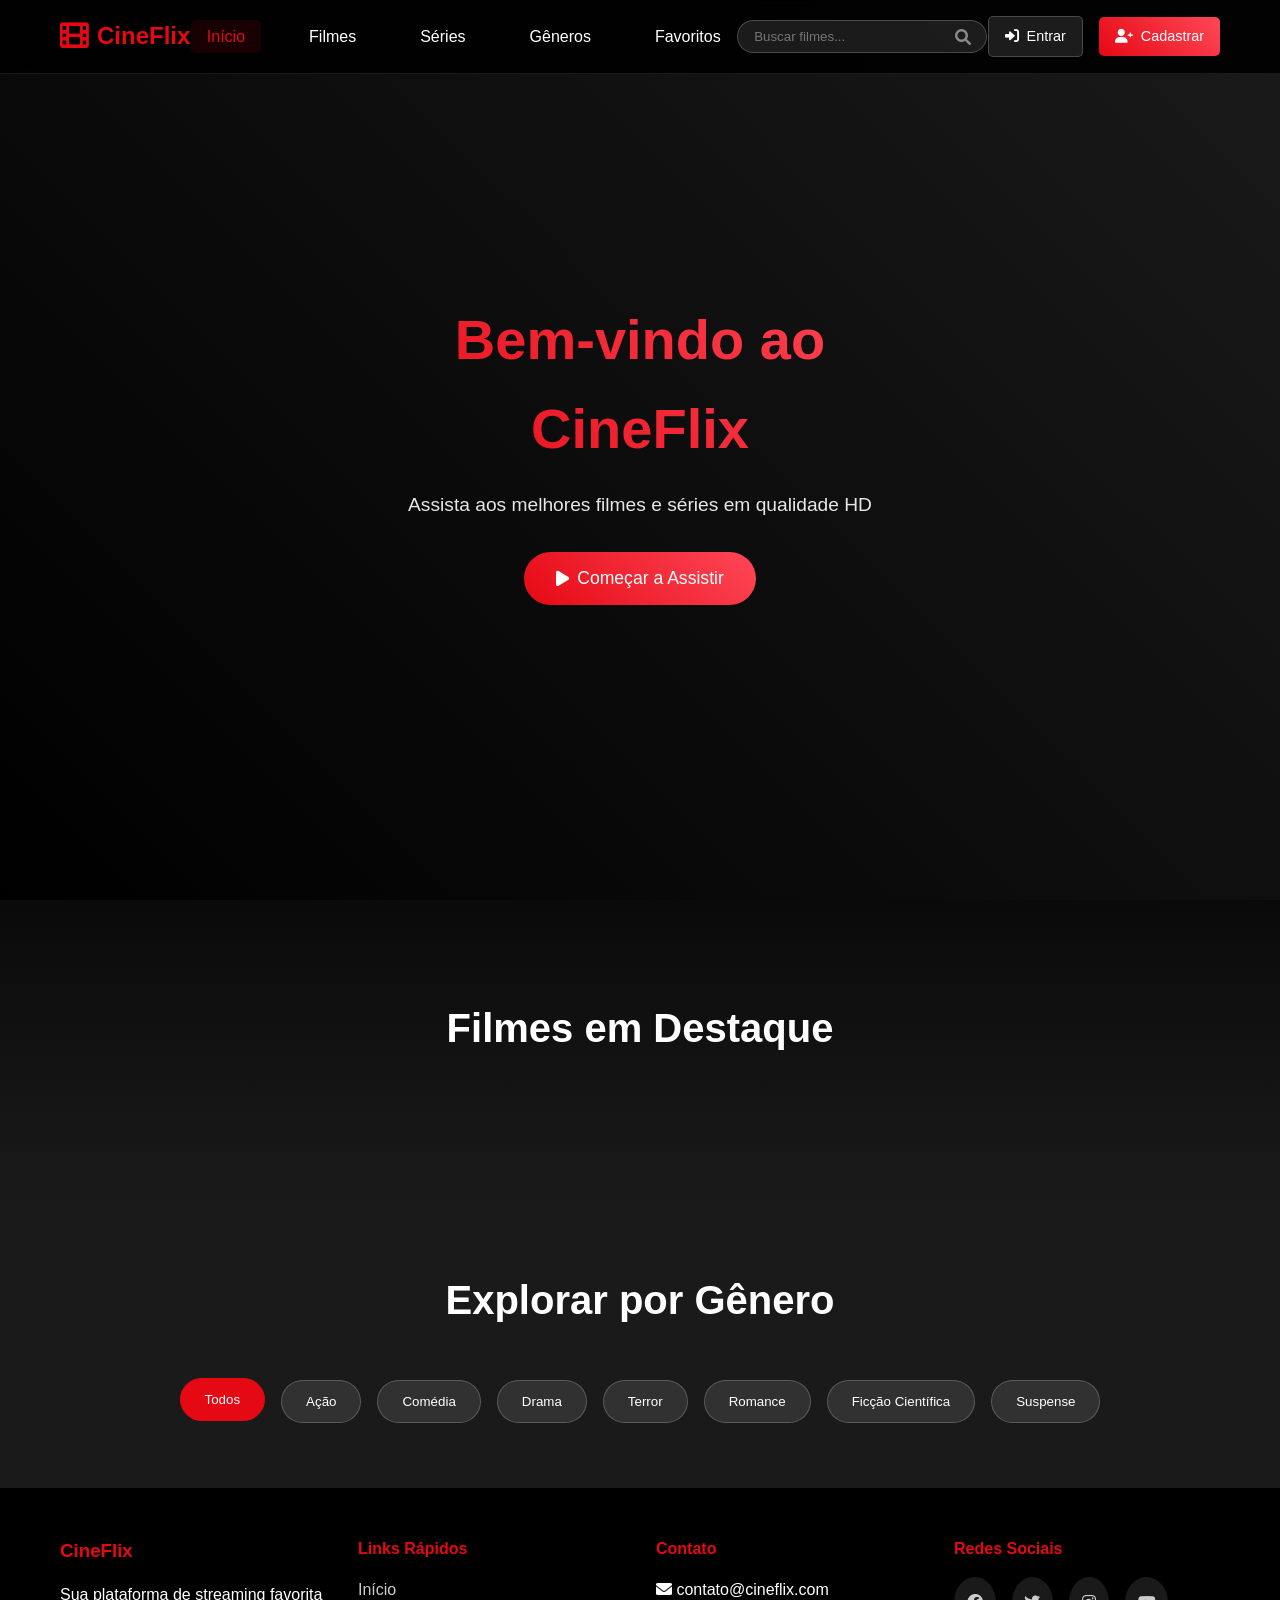
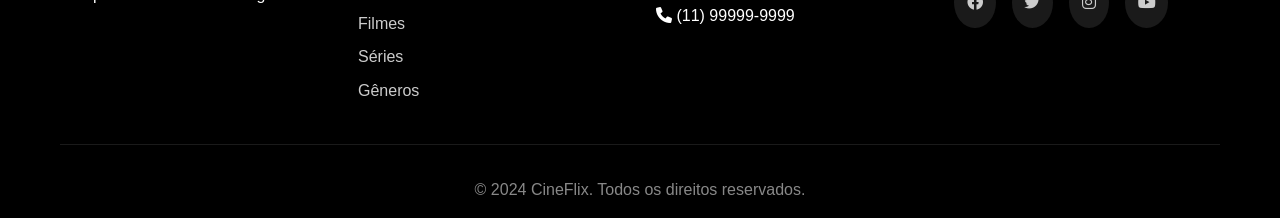
<file: index.html>
<!DOCTYPE html>
<html lang="pt-BR">
<head>
    <meta charset="UTF-8">
    <meta name="viewport" content="width=device-width, initial-scale=1.0">
    <title>CineFlix - Assista Filmes Online</title>
    <link rel="stylesheet" href="assets/css/styles.css">
    <link href="https://cdnjs.cloudflare.com/ajax/libs/font-awesome/6.0.0/css/all.min.css" rel="stylesheet">
</head>
<body>
    <!-- Header -->
    <header class="header">
        <div class="container">
            <div class="logo">
                <i class="fas fa-film"></i>
                <span>CineFlix</span>
                
            </div>
            <nav class="nav">
                <ul>
                    <li><a href="#home" class="nav-link active">Início</a></li>
                    <li><a href="#movies" class="nav-link">Filmes</a></li>
                    <li><a href="#series" class="nav-link">Séries</a></li>
                    <li><a href="#genres" class="nav-link">Gêneros</a></li>
                    <li><a href="#favorites" class="nav-link">Favoritos</a></li>
                </ul>
            </nav>
            <div class="search-container">
                <input type="text" id="searchInput" placeholder="Buscar filmes...">
                <i class="fas fa-search search-icon"></i>
            </div>
            <div class="auth-buttons" id="authButtons">
                <a href="pages/login.html" class="btn-login">
                    <i class="fas fa-sign-in-alt"></i> Entrar
                </a>
                <a href="pages/cadastro.html" class="btn-register">
                    <i class="fas fa-user-plus"></i> Cadastrar
                </a>
            </div>
            <div class="user-menu" id="userMenu" style="display: none;">
                <div class="user-avatar" onclick="toggleUserDropdown()">
                    <i class="fas fa-user-circle"></i>
                    <span id="userName">Usuário</span>
                    <i class="fas fa-chevron-down"></i>
                </div>
                <div class="user-dropdown" id="userDropdown">
                    <a href="#" onclick="showProfile()">
                        <i class="fas fa-user"></i> Meu Perfil
                    </a>
                    <a href="#favorites" onclick="showFavorites()">
                        <i class="fas fa-heart"></i> Meus Favoritos
                    </a>
                    <a href="#" onclick="showHistory()">
                        <i class="fas fa-history"></i> Histórico
                    </a>
                    <a href="#" onclick="showSettings()">
                        <i class="fas fa-cog"></i> Configurações
                    </a>
                    <div class="dropdown-divider"></div>
                    <a href="#" onclick="logout()" class="logout-link">
                        <i class="fas fa-sign-out-alt"></i> Sair
                    </a>
                </div>
            </div>
        </div>
    </header>

    <!-- Hero Section -->
    <section class="hero" id="home">
        <div class="hero-content">
            <h1>Bem-vindo ao CineFlix</h1>
            <p>Assista aos melhores filmes e séries em qualidade HD</p>
            <button class="btn-primary" onclick="scrollToMovies()">
                <i class="fas fa-play"></i> Começar a Assistir
            </button>
        </div>
        <div class="hero-video">
            <video autoplay muted loop>
                <source src="https://sample-videos.com/zip/10/mp4/480/SampleVideo_1280x720_1mb.mp4" type="video/mp4">
            </video>
        </div>
    </section>

    <!-- Featured Movies -->
    <section class="featured" id="movies">
        <div class="container">
            <h2>Filmes em Destaque</h2>
            <div class="movies-grid" id="moviesGrid">
                <!-- Movies will be loaded here by JavaScript -->
            </div>
        </div>
    </section>

    <!-- Genres Section -->
    <section class="genres" id="genres">
        <div class="container">
            <h2>Explorar por Gênero</h2>
            <div class="genres-list">
                <button class="genre-btn active" data-genre="all">Todos</button>
                <button class="genre-btn" data-genre="action">Ação</button>
                <button class="genre-btn" data-genre="comedy">Comédia</button>
                <button class="genre-btn" data-genre="drama">Drama</button>
                <button class="genre-btn" data-genre="horror">Terror</button>
                <button class="genre-btn" data-genre="romance">Romance</button>
                <button class="genre-btn" data-genre="sci-fi">Ficção Científica</button>
                <button class="genre-btn" data-genre="thriller">Suspense</button>
            </div>
        </div>
    </section>

    <!-- Video Player Modal -->
    <div class="modal" id="videoModal">
        <div class="modal-content">
            <span class="close" onclick="closeModal()">&times;</span>
            <div class="video-container">
                <video id="moviePlayer" controls>
                    <source src="" type="video/mp4">
                    Seu navegador não suporta o elemento de vídeo.
                </video>
            </div>
            <div class="movie-details">
                <h3 id="movieTitle">Título do Filme</h3>
                <p id="movieDescription">Descrição do filme...</p>
                <div class="movie-meta">
                    <span id="movieYear">2023</span>
                    <span id="movieGenre">Ação</span>
                    <span id="movieDuration">120 min</span>
                </div>
                <div class="movie-actions">
                    <button class="btn-favorite" onclick="toggleFavorite()">
                        <i class="far fa-heart"></i> Favoritar
                    </button>
                    <button class="btn-share" onclick="shareMovie()">
                        <i class="fas fa-share"></i> Compartilhar
                    </button>
                </div>
            </div>
        </div>
    </div>

    <!-- Loading Spinner -->
    <div class="loading" id="loading">
        <div class="spinner"></div>
        <p>Carregando...</p>
    </div>

    <!-- Footer -->
    <footer class="footer">
        <div class="container">
            <div class="footer-content">
                <div class="footer-section">
                    <h3>CineFlix</h3>
                    <p>Sua plataforma de streaming favorita</p>
                </div>
                <div class="footer-section">
                    <h4>Links Rápidos</h4>
                    <ul>
                        <li><a href="#home">Início</a></li>
                        <li><a href="#movies">Filmes</a></li>
                        <li><a href="#series">Séries</a></li>
                        <li><a href="#genres">Gêneros</a></li>
                    </ul>
                </div>
                <div class="footer-section">
                    <h4>Contato</h4>
                    <p><i class="fas fa-envelope"></i> contato@cineflix.com</p>
                    <p><i class="fas fa-phone"></i> (11) 99999-9999</p>
                </div>
                <div class="footer-section">
                    <h4>Redes Sociais</h4>
                    <div class="social-links">
                        <a href="#" title="Facebook"><i class="fab fa-facebook"></i></a>
                        <a href="#" title="Twitter"><i class="fab fa-twitter"></i></a>
                        <a href="#" title="Instagram"><i class="fab fa-instagram"></i></a>
                        <a href="#" title="YouTube"><i class="fab fa-youtube"></i></a>
                    </div>
                </div>
            </div>
            <div class="footer-bottom">
                <p>&copy; 2024 CineFlix. Todos os direitos reservados.</p>
            </div>
        </div>
    </footer>

    <script src="assets/js/api-service.js"></script>
    <script src="assets/js/auth.js"></script>
    <script src="assets/js/main.js"></script>
</body>
</html>
</file>
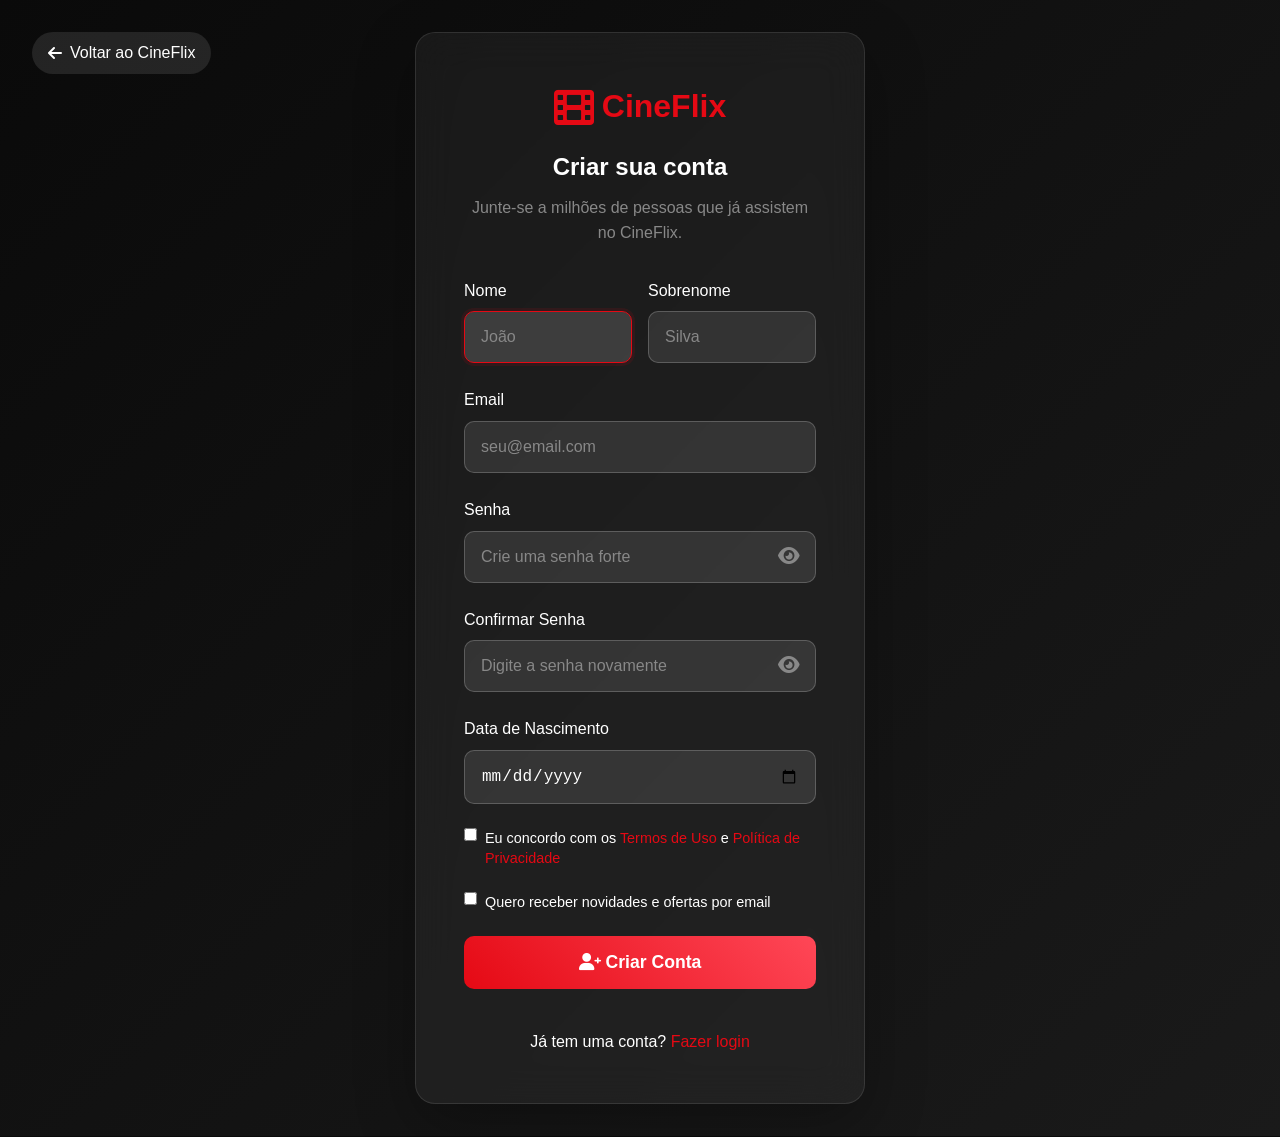
<file: pages/cadastro.html>
<!DOCTYPE html>
<html lang="pt-BR">
<head>
    <meta charset="UTF-8">
    <meta name="viewport" content="width=device-width, initial-scale=1.0">
    <title>Cadastro - CineFlix</title>
    <link rel="stylesheet" href="../assets/css/styles.css">
    <link href="https://cdnjs.cloudflare.com/ajax/libs/font-awesome/6.0.0/css/all.min.css" rel="stylesheet">
    <style>
        .auth-container {
            min-height: 100vh;
            display: flex;
            align-items: center;
            justify-content: center;
            background: linear-gradient(135deg, #0a0a0a, #1a1a1a);
            padding: 2rem;
        }
        
        .auth-card {
            background: rgba(255, 255, 255, 0.05);
            backdrop-filter: blur(20px);
            border: 1px solid rgba(255, 255, 255, 0.1);
            border-radius: 20px;
            padding: 3rem;
            width: 100%;
            max-width: 450px;
            box-shadow: 0 20px 60px rgba(0, 0, 0, 0.3);
        }
        
        .auth-header {
            text-align: center;
            margin-bottom: 2rem;
        }
        
        .auth-header .logo {
            display: inline-flex;
            align-items: center;
            justify-content: center;
            font-size: 2rem;
            font-weight: bold;
            color: #e50914;
            margin-bottom: 1rem;
        }
        
        .auth-header .logo i {
            margin-right: 0.5rem;
            font-size: 2.5rem;
        }
        
        .auth-header h2 {
            color: #ffffff;
            margin-bottom: 0.5rem;
        }
        
        .auth-header p {
            color: #888;
        }
        
        .form-group {
            margin-bottom: 1.5rem;
        }
        
        .form-group label {
            display: block;
            color: #ffffff;
            margin-bottom: 0.5rem;
            font-weight: 500;
        }
        
        .form-group input {
            width: 100%;
            padding: 1rem;
            background: rgba(255, 255, 255, 0.1);
            border: 1px solid rgba(255, 255, 255, 0.2);
            border-radius: 10px;
            color: #ffffff;
            font-size: 1rem;
            transition: all 0.3s ease;
        }
        
        .form-group input:focus {
            outline: none;
            border-color: #e50914;
            background: rgba(255, 255, 255, 0.15);
            box-shadow: 0 0 0 3px rgba(229, 9, 20, 0.1);
        }
        
        .form-group input::placeholder {
            color: #888;
        }
        
        .password-input {
            position: relative;
        }
        
        .password-toggle {
            position: absolute;
            right: 1rem;
            top: 50%;
            transform: translateY(-50%);
            background: none;
            border: none;
            color: #888;
            cursor: pointer;
            font-size: 1.2rem;
        }
        
        .password-toggle:hover {
            color: #e50914;
        }
        
        .password-strength {
            margin-top: 0.5rem;
            font-size: 0.9rem;
        }
        
        .strength-weak { color: #ff6b6b; }
        .strength-medium { color: #ffd93d; }
        .strength-strong { color: #51cf66; }
        
        .checkbox-group {
            display: flex;
            align-items: flex-start;
            gap: 0.5rem;
            margin-bottom: 1.5rem;
        }
        
        .checkbox-group input[type="checkbox"] {
            width: auto;
            margin: 0;
        }
        
        .checkbox-group label {
            margin: 0;
            font-size: 0.9rem;
            line-height: 1.4;
        }
        
        .checkbox-group a {
            color: #e50914;
            text-decoration: none;
        }
        
        .checkbox-group a:hover {
            text-decoration: underline;
        }
        
        .btn-auth {
            width: 100%;
            background: linear-gradient(45deg, #e50914, #ff4757);
            color: white;
            padding: 1rem;
            border: none;
            border-radius: 10px;
            font-size: 1.1rem;
            font-weight: 600;
            cursor: pointer;
            transition: all 0.3s ease;
            margin-bottom: 1rem;
        }
        
        .btn-auth:hover {
            transform: translateY(-2px);
            box-shadow: 0 10px 30px rgba(229, 9, 20, 0.3);
        }
        
        .btn-auth:disabled {
            opacity: 0.6;
            cursor: not-allowed;
            transform: none;
        }
        
        .auth-links {
            text-align: center;
            margin-top: 1.5rem;
        }
        
        .auth-links a {
            color: #e50914;
            text-decoration: none;
            transition: color 0.3s ease;
        }
        
        .auth-links a:hover {
            color: #ff4757;
        }
        
        .error-message {
            background: rgba(255, 0, 0, 0.1);
            border: 1px solid rgba(255, 0, 0, 0.3);
            color: #ff6b6b;
            padding: 0.8rem;
            border-radius: 8px;
            margin-bottom: 1rem;
            display: none;
        }
        
        .success-message {
            background: rgba(0, 255, 0, 0.1);
            border: 1px solid rgba(0, 255, 0, 0.3);
            color: #51cf66;
            padding: 0.8rem;
            border-radius: 8px;
            margin-bottom: 1rem;
            display: none;
        }
        
        .loading {
            display: none;
            text-align: center;
            color: #888;
        }
        
        .loading i {
            animation: spin 1s linear infinite;
            margin-right: 0.5rem;
        }
        
        @keyframes spin {
            0% { transform: rotate(0deg); }
            100% { transform: rotate(360deg); }
        }
        
        .back-home {
            position: absolute;
            top: 2rem;
            left: 2rem;
            color: #ffffff;
            text-decoration: none;
            display: flex;
            align-items: center;
            gap: 0.5rem;
            padding: 0.5rem 1rem;
            background: rgba(255, 255, 255, 0.1);
            border-radius: 25px;
            transition: all 0.3s ease;
        }
        
        .back-home:hover {
            background: rgba(255, 255, 255, 0.2);
            color: #e50914;
        }
        
        .form-row {
            display: grid;
            grid-template-columns: 1fr 1fr;
            gap: 1rem;
        }
        
        @media (max-width: 480px) {
            .form-row {
                grid-template-columns: 1fr;
            }
            
            .auth-card {
                padding: 2rem;
                margin: 1rem;
            }
        }
    </style>
</head>
<body>
    <a href="../index.html" class="back-home">
        <i class="fas fa-arrow-left"></i>
        Voltar ao CineFlix
    </a>

    <div class="auth-container">
        <div class="auth-card">
            <div class="auth-header">
                <div class="logo">
                    <i class="fas fa-film"></i>
                    CineFlix
                </div>
                <h2>Criar sua conta</h2>
                <p>Junte-se a milhões de pessoas que já assistem no CineFlix.</p>
            </div>

            <div class="error-message" id="errorMessage"></div>
            <div class="success-message" id="successMessage"></div>

            <form id="registerForm">
                <div class="form-row">
                    <div class="form-group">
                        <label for="firstName">Nome</label>
                        <input type="text" id="firstName" name="firstName" placeholder="João" required>
                    </div>
                    <div class="form-group">
                        <label for="lastName">Sobrenome</label>
                        <input type="text" id="lastName" name="lastName" placeholder="Silva" required>
                    </div>
                </div>

                <div class="form-group">
                    <label for="email">Email</label>
                    <input type="email" id="email" name="email" placeholder="seu@email.com" required>
                </div>

                <div class="form-group">
                    <label for="password">Senha</label>
                    <div class="password-input">
                        <input type="password" id="password" name="password" placeholder="Crie uma senha forte" required minlength="6">
                        <button type="button" class="password-toggle" onclick="togglePassword('password')">
                            <i class="fas fa-eye"></i>
                        </button>
                    </div>
                    <div class="password-strength" id="passwordStrength"></div>
                </div>

                <div class="form-group">
                    <label for="confirmPassword">Confirmar Senha</label>
                    <div class="password-input">
                        <input type="password" id="confirmPassword" name="confirmPassword" placeholder="Digite a senha novamente" required>
                        <button type="button" class="password-toggle" onclick="togglePassword('confirmPassword')">
                            <i class="fas fa-eye"></i>
                        </button>
                    </div>
                </div>

                <div class="form-group">
                    <label for="birthDate">Data de Nascimento</label>
                    <input type="date" id="birthDate" name="birthDate" required>
                </div>

                <div class="checkbox-group">
                    <input type="checkbox" id="terms" name="terms" required>
                    <label for="terms">
                        Eu concordo com os <a href="#" onclick="showTerms()">Termos de Uso</a> e 
                        <a href="#" onclick="showPrivacy()">Política de Privacidade</a>
                    </label>
                </div>

                <div class="checkbox-group">
                    <input type="checkbox" id="newsletter" name="newsletter">
                    <label for="newsletter">
                        Quero receber novidades e ofertas por email
                    </label>
                </div>

                <div class="loading" id="loading">
                    <i class="fas fa-spinner"></i>
                    Criando sua conta...
                </div>

                <button type="submit" class="btn-auth" id="registerBtn">
                    <i class="fas fa-user-plus"></i>
                    Criar Conta
                </button>
            </form>

            <div class="auth-links">
                <p>Já tem uma conta? <a href="login.html">Fazer login</a></p>
            </div>
        </div>
    </div>

    <script src="../assets/js/auth.js"></script>
    <script>
        // Foco automático no campo nome
        document.getElementById('firstName').focus();
        
        // Validação de força da senha
        document.getElementById('password').addEventListener('input', function() {
            const password = this.value;
            const strengthElement = document.getElementById('passwordStrength');
            const strength = checkPasswordStrength(password);
            
            strengthElement.textContent = strength.text;
            strengthElement.className = `password-strength ${strength.class}`;
        });
        
        function checkPasswordStrength(password) {
            if (password.length < 6) {
                return { text: 'Muito fraca (mínimo 6 caracteres)', class: 'strength-weak' };
            }
            
            let score = 0;
            if (password.length >= 8) score++;
            if (/[A-Z]/.test(password)) score++;
            if (/[a-z]/.test(password)) score++;
            if (/[0-9]/.test(password)) score++;
            if (/[^A-Za-z0-9]/.test(password)) score++;
            
            if (score < 3) {
                return { text: 'Fraca', class: 'strength-weak' };
            } else if (score < 4) {
                return { text: 'Média', class: 'strength-medium' };
            } else {
                return { text: 'Forte', class: 'strength-strong' };
            }
        }
        
        // Validação de confirmação de senha
        document.getElementById('confirmPassword').addEventListener('input', function() {
            const password = document.getElementById('password').value;
            const confirmPassword = this.value;
            
            if (confirmPassword && password !== confirmPassword) {
                this.setCustomValidity('As senhas não coincidem');
            } else {
                this.setCustomValidity('');
            }
        });
    </script>
</body>
</html>
</file>
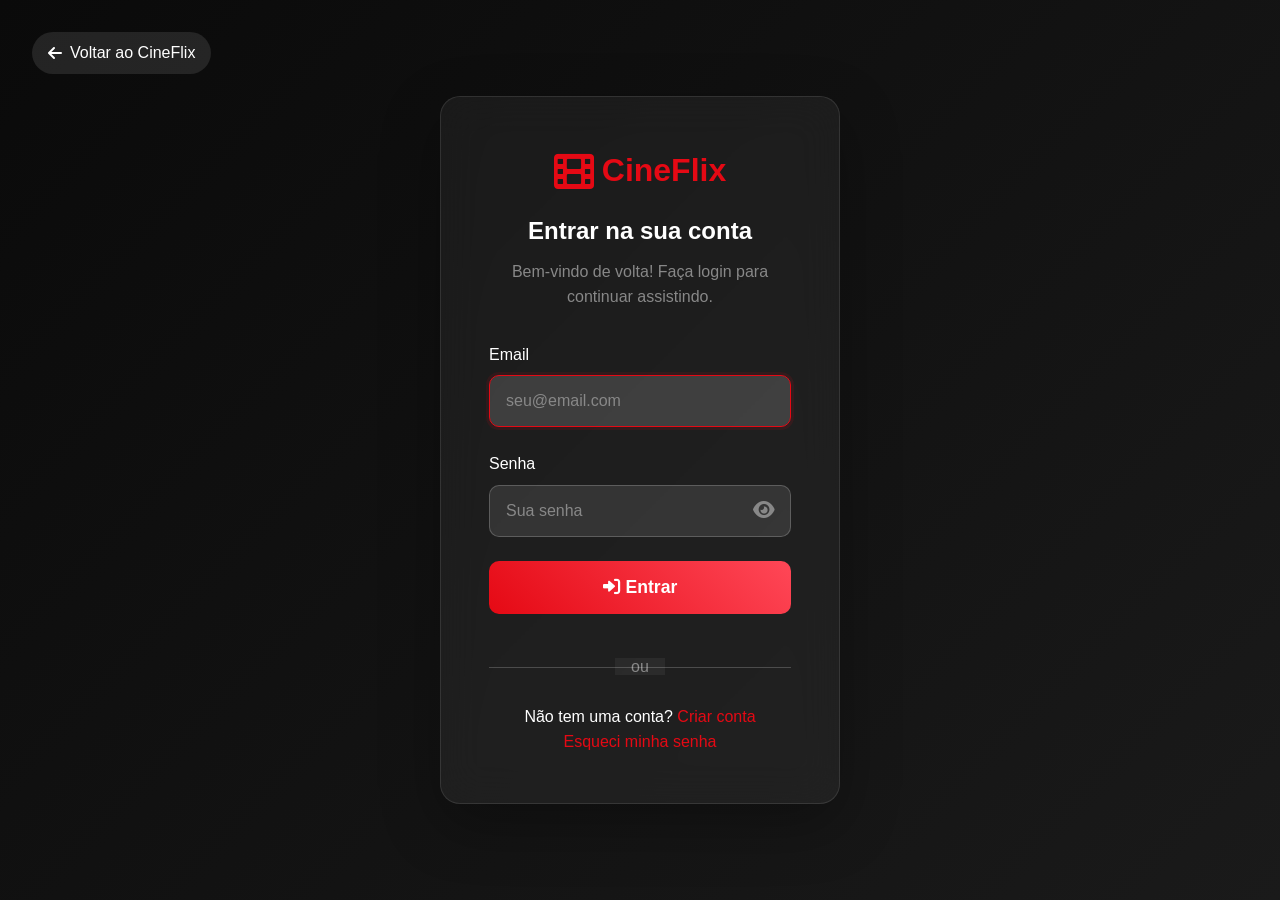
<file: pages/login.html>
<!DOCTYPE html>
<html lang="pt-BR">
<head>
    <meta charset="UTF-8">
    <meta name="viewport" content="width=device-width, initial-scale=1.0">
    <title>Login - CineFlix</title>
    <link rel="stylesheet" href="../assets/css/styles.css">
    <link href="https://cdnjs.cloudflare.com/ajax/libs/font-awesome/6.0.0/css/all.min.css" rel="stylesheet">
    <style>
        .auth-container {
            min-height: 100vh;
            display: flex;
            align-items: center;
            justify-content: center;
            background: linear-gradient(135deg, #0a0a0a, #1a1a1a);
            padding: 2rem;
        }
        
        .auth-card {
            background: rgba(255, 255, 255, 0.05);
            backdrop-filter: blur(20px);
            border: 1px solid rgba(255, 255, 255, 0.1);
            border-radius: 20px;
            padding: 3rem;
            width: 100%;
            max-width: 400px;
            box-shadow: 0 20px 60px rgba(0, 0, 0, 0.3);
        }
        
        .auth-header {
            text-align: center;
            margin-bottom: 2rem;
        }
        
        .auth-header .logo {
            display: inline-flex;
            align-items: center;
            justify-content: center;
            font-size: 2rem;
            font-weight: bold;
            color: #e50914;
            margin-bottom: 1rem;
        }
        
        .auth-header .logo i {
            margin-right: 0.5rem;
            font-size: 2.5rem;
        }
        
        .auth-header h2 {
            color: #ffffff;
            margin-bottom: 0.5rem;
        }
        
        .auth-header p {
            color: #888;
        }
        
        .form-group {
            margin-bottom: 1.5rem;
        }
        
        .form-group label {
            display: block;
            color: #ffffff;
            margin-bottom: 0.5rem;
            font-weight: 500;
        }
        
        .form-group input {
            width: 100%;
            padding: 1rem;
            background: rgba(255, 255, 255, 0.1);
            border: 1px solid rgba(255, 255, 255, 0.2);
            border-radius: 10px;
            color: #ffffff;
            font-size: 1rem;
            transition: all 0.3s ease;
        }
        
        .form-group input:focus {
            outline: none;
            border-color: #e50914;
            background: rgba(255, 255, 255, 0.15);
            box-shadow: 0 0 0 3px rgba(229, 9, 20, 0.1);
        }
        
        .form-group input::placeholder {
            color: #888;
        }
        
        .password-input {
            position: relative;
        }
        
        .password-toggle {
            position: absolute;
            right: 1rem;
            top: 50%;
            transform: translateY(-50%);
            background: none;
            border: none;
            color: #888;
            cursor: pointer;
            font-size: 1.2rem;
        }
        
        .password-toggle:hover {
            color: #e50914;
        }
        
        .btn-auth {
            width: 100%;
            background: linear-gradient(45deg, #e50914, #ff4757);
            color: white;
            padding: 1rem;
            border: none;
            border-radius: 10px;
            font-size: 1.1rem;
            font-weight: 600;
            cursor: pointer;
            transition: all 0.3s ease;
            margin-bottom: 1rem;
        }
        
        .btn-auth:hover {
            transform: translateY(-2px);
            box-shadow: 0 10px 30px rgba(229, 9, 20, 0.3);
        }
        
        .btn-auth:disabled {
            opacity: 0.6;
            cursor: not-allowed;
            transform: none;
        }
        
        .auth-links {
            text-align: center;
            margin-top: 1.5rem;
        }
        
        .auth-links a {
            color: #e50914;
            text-decoration: none;
            transition: color 0.3s ease;
        }
        
        .auth-links a:hover {
            color: #ff4757;
        }
        
        .divider {
            text-align: center;
            margin: 1.5rem 0;
            position: relative;
            color: #888;
        }
        
        .divider::before {
            content: '';
            position: absolute;
            top: 50%;
            left: 0;
            right: 0;
            height: 1px;
            background: rgba(255, 255, 255, 0.2);
        }
        
        .divider span {
            background: rgba(255, 255, 255, 0.05);
            padding: 0 1rem;
        }
        
        .error-message {
            background: rgba(255, 0, 0, 0.1);
            border: 1px solid rgba(255, 0, 0, 0.3);
            color: #ff6b6b;
            padding: 0.8rem;
            border-radius: 8px;
            margin-bottom: 1rem;
            display: none;
        }
        
        .success-message {
            background: rgba(0, 255, 0, 0.1);
            border: 1px solid rgba(0, 255, 0, 0.3);
            color: #51cf66;
            padding: 0.8rem;
            border-radius: 8px;
            margin-bottom: 1rem;
            display: none;
        }
        
        .loading {
            display: none;
            text-align: center;
            color: #888;
        }
        
        .loading i {
            animation: spin 1s linear infinite;
            margin-right: 0.5rem;
        }
        
        @keyframes spin {
            0% { transform: rotate(0deg); }
            100% { transform: rotate(360deg); }
        }
        
        .back-home {
            position: absolute;
            top: 2rem;
            left: 2rem;
            color: #ffffff;
            text-decoration: none;
            display: flex;
            align-items: center;
            gap: 0.5rem;
            padding: 0.5rem 1rem;
            background: rgba(255, 255, 255, 0.1);
            border-radius: 25px;
            transition: all 0.3s ease;
        }
        
        .back-home:hover {
            background: rgba(255, 255, 255, 0.2);
            color: #e50914;
        }
    </style>
</head>
<body>
    <a href="../index.html" class="back-home">
        <i class="fas fa-arrow-left"></i>
        Voltar ao CineFlix
    </a>

    <div class="auth-container">
        <div class="auth-card">
            <div class="auth-header">
                <div class="logo">
                    <i class="fas fa-film"></i>
                    CineFlix
                </div>
                <h2>Entrar na sua conta</h2>
                <p>Bem-vindo de volta! Faça login para continuar assistindo.</p>
            </div>

            <div class="error-message" id="errorMessage"></div>
            <div class="success-message" id="successMessage"></div>

            <form id="loginForm">
                <div class="form-group">
                    <label for="email">Email</label>
                    <input type="email" id="email" name="email" placeholder="seu@email.com" required>
                </div>

                <div class="form-group">
                    <label for="password">Senha</label>
                    <div class="password-input">
                        <input type="password" id="password" name="password" placeholder="Sua senha" required>
                        <button type="button" class="password-toggle" onclick="togglePassword('password')">
                            <i class="fas fa-eye"></i>
                        </button>
                    </div>
                </div>

                <div class="loading" id="loading">
                    <i class="fas fa-spinner"></i>
                    Fazendo login...
                </div>

                <button type="submit" class="btn-auth" id="loginBtn">
                    <i class="fas fa-sign-in-alt"></i>
                    Entrar
                </button>
            </form>

            <div class="divider">
                <span>ou</span>
            </div>

            <div class="auth-links">
                <p>Não tem uma conta? <a href="cadastro.html">Criar conta</a></p>
                <p><a href="#" onclick="forgotPassword()">Esqueci minha senha</a></p>
            </div>
        </div>
    </div>

    <script src="../assets/js/auth.js"></script>
    <script>
        // Foco automático no campo email
        document.getElementById('email').focus();
        
        // Enter para submeter form
        document.addEventListener('keypress', function(e) {
            if (e.key === 'Enter') {
                document.getElementById('loginForm').dispatchEvent(new Event('submit'));
            }
        });
    </script>
</body>
</html>
</file>
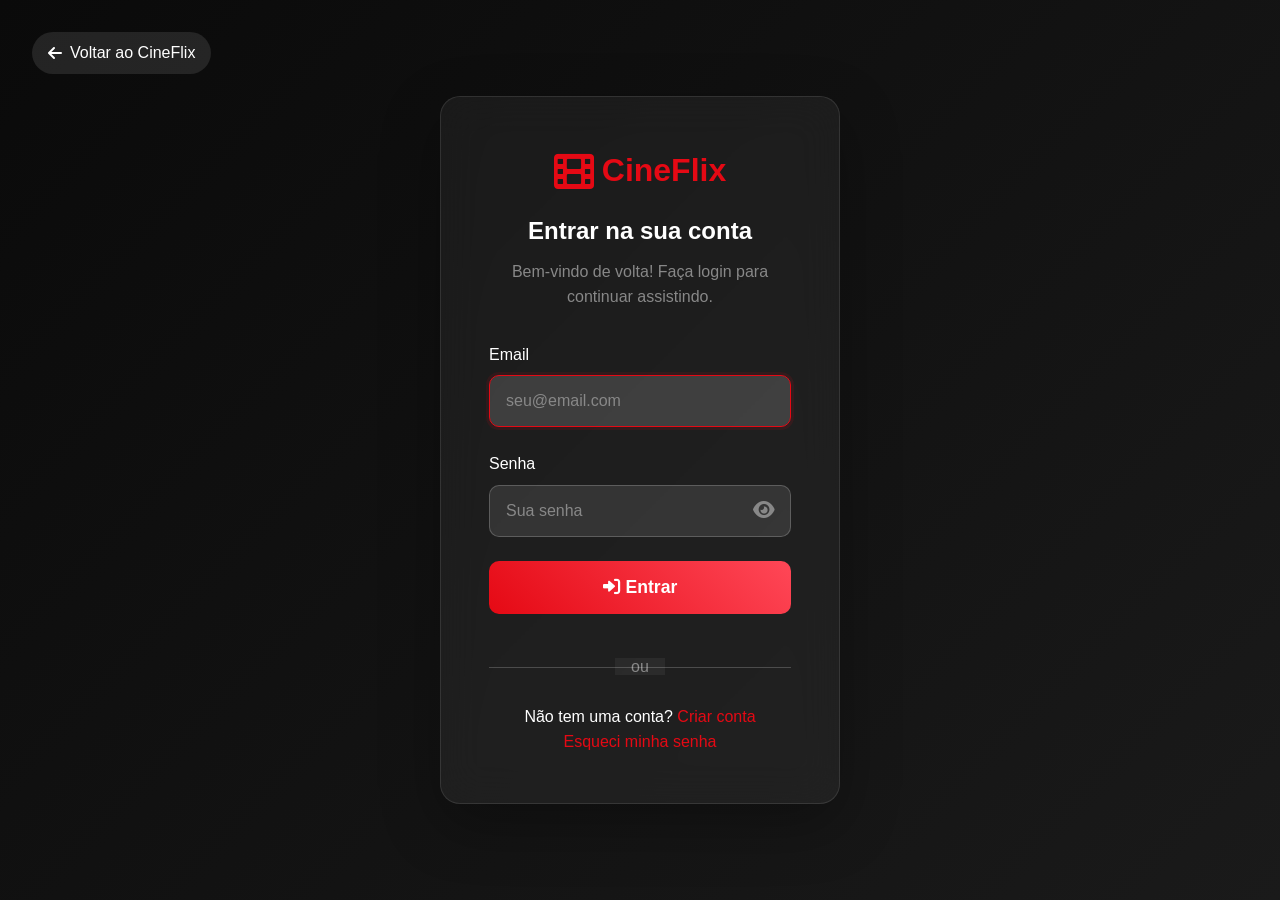
<file: pages/perfil.html>
<!DOCTYPE html>
<html lang="pt-BR">
<head>
    <meta charset="UTF-8">
    <meta name="viewport" content="width=device-width, initial-scale=1.0">
    <title>Meu Perfil - CineFlix</title>
    <link rel="stylesheet" href="../assets/css/styles.css">
    <link href="https://cdnjs.cloudflare.com/ajax/libs/font-awesome/6.0.0/css/all.min.css" rel="stylesheet">
    <style>
        .profile-container {
            min-height: 100vh;
            background: linear-gradient(135deg, #0a0a0a, #1a1a1a);
            padding: 8rem 0 4rem;
        }
        
        .profile-header {
            text-align: center;
            margin-bottom: 3rem;
        }
        
        .profile-avatar {
            width: 120px;
            height: 120px;
            border-radius: 50%;
            background: linear-gradient(45deg, #e50914, #ff4757);
            display: flex;
            align-items: center;
            justify-content: center;
            margin: 0 auto 1rem;
            font-size: 3rem;
            color: white;
        }
        
        .profile-name {
            font-size: 2rem;
            color: #ffffff;
            margin-bottom: 0.5rem;
        }
        
        .profile-email {
            color: #888;
            font-size: 1.1rem;
        }
        
        .profile-content {
            display: grid;
            grid-template-columns: 1fr 2fr;
            gap: 3rem;
            max-width: 1200px;
            margin: 0 auto;
            padding: 0 2rem;
        }
        
        .profile-sidebar {
            background: rgba(255, 255, 255, 0.05);
            border-radius: 15px;
            padding: 2rem;
            height: fit-content;
        }
        
        .sidebar-menu {
            list-style: none;
        }
        
        .sidebar-menu li {
            margin-bottom: 1rem;
        }
        
        .sidebar-menu a {
            display: flex;
            align-items: center;
            gap: 1rem;
            padding: 1rem;
            color: #ffffff;
            text-decoration: none;
            border-radius: 10px;
            transition: all 0.3s ease;
        }
        
        .sidebar-menu a:hover,
        .sidebar-menu a.active {
            background: rgba(229, 9, 20, 0.2);
            color: #e50914;
        }
        
        .profile-main {
            background: rgba(255, 255, 255, 0.05);
            border-radius: 15px;
            padding: 2rem;
        }
        
        .section {
            display: none;
        }
        
        .section.active {
            display: block;
        }
        
        .section h3 {
            color: #e50914;
            margin-bottom: 2rem;
            font-size: 1.5rem;
        }
        
        .form-group {
            margin-bottom: 1.5rem;
        }
        
        .form-group label {
            display: block;
            color: #ffffff;
            margin-bottom: 0.5rem;
            font-weight: 500;
        }
        
        .form-group input {
            width: 100%;
            padding: 1rem;
            background: rgba(255, 255, 255, 0.1);
            border: 1px solid rgba(255, 255, 255, 0.2);
            border-radius: 10px;
            color: #ffffff;
            font-size: 1rem;
            transition: all 0.3s ease;
        }
        
        .form-group input:focus {
            outline: none;
            border-color: #e50914;
            background: rgba(255, 255, 255, 0.15);
        }
        
        .form-group input:disabled {
            opacity: 0.6;
            cursor: not-allowed;
        }
        
        .btn-primary {
            background: linear-gradient(45deg, #e50914, #ff4757);
            color: white;
            padding: 1rem 2rem;
            border: none;
            border-radius: 10px;
            font-size: 1rem;
            cursor: pointer;
            transition: all 0.3s ease;
        }
        
        .btn-primary:hover {
            transform: translateY(-2px);
            box-shadow: 0 10px 30px rgba(229, 9, 20, 0.3);
        }
        
        .btn-secondary {
            background: rgba(255, 255, 255, 0.1);
            color: #ffffff;
            padding: 1rem 2rem;
            border: 1px solid rgba(255, 255, 255, 0.2);
            border-radius: 10px;
            font-size: 1rem;
            cursor: pointer;
            transition: all 0.3s ease;
            margin-left: 1rem;
        }
        
        .btn-secondary:hover {
            background: rgba(255, 255, 255, 0.2);
        }
        
        .stats-grid {
            display: grid;
            grid-template-columns: repeat(auto-fit, minmax(200px, 1fr));
            gap: 1.5rem;
            margin-bottom: 2rem;
        }
        
        .stat-card {
            background: rgba(255, 255, 255, 0.05);
            border-radius: 10px;
            padding: 1.5rem;
            text-align: center;
        }
        
        .stat-number {
            font-size: 2rem;
            font-weight: bold;
            color: #e50914;
            margin-bottom: 0.5rem;
        }
        
        .stat-label {
            color: #888;
            font-size: 0.9rem;
        }
        
        .back-home {
            position: fixed;
            top: 2rem;
            left: 2rem;
            color: #ffffff;
            text-decoration: none;
            display: flex;
            align-items: center;
            gap: 0.5rem;
            padding: 0.5rem 1rem;
            background: rgba(255, 255, 255, 0.1);
            border-radius: 25px;
            transition: all 0.3s ease;
            z-index: 1000;
        }
        
        .back-home:hover {
            background: rgba(255, 255, 255, 0.2);
            color: #e50914;
        }
        
        @media (max-width: 768px) {
            .profile-content {
                grid-template-columns: 1fr;
                gap: 2rem;
                padding: 0 1rem;
            }
            
            .profile-sidebar {
                order: 2;
            }
            
            .sidebar-menu {
                display: flex;
                flex-wrap: wrap;
                gap: 0.5rem;
            }
            
            .sidebar-menu li {
                margin: 0;
            }
            
            .sidebar-menu a {
                padding: 0.8rem;
                font-size: 0.9rem;
            }
        }
    </style>
</head>
<body>
    <a href="../index.html" class="back-home">
        <i class="fas fa-arrow-left"></i>
        Voltar ao CineFlix
    </a>

    <div class="profile-container">
        <div class="profile-header">
            <div class="profile-avatar">
                <i class="fas fa-user"></i>
            </div>
            <h1 class="profile-name" id="profileName">Usuário</h1>
            <p class="profile-email" id="profileEmail">usuario@email.com</p>
        </div>

        <div class="profile-content">
            <div class="profile-sidebar">
                <ul class="sidebar-menu">
                    <li>
                        <a href="#" onclick="showSection('overview')" class="active" id="menu-overview">
                            <i class="fas fa-chart-line"></i>
                            Visão Geral
                        </a>
                    </li>
                    <li>
                        <a href="#" onclick="showSection('personal')" id="menu-personal">
                            <i class="fas fa-user-edit"></i>
                            Dados Pessoais
                        </a>
                    </li>
                    <li>
                        <a href="#" onclick="showSection('security')" id="menu-security">
                            <i class="fas fa-shield-alt"></i>
                            Segurança
                        </a>
                    </li>
                    <li>
                        <a href="#" onclick="showSection('preferences')" id="menu-preferences">
                            <i class="fas fa-cog"></i>
                            Preferências
                        </a>
                    </li>
                </ul>
            </div>

            <div class="profile-main">
                <!-- Visão Geral -->
                <div id="section-overview" class="section active">
                    <h3>Visão Geral da Conta</h3>
                    
                    <div class="stats-grid">
                        <div class="stat-card">
                            <div class="stat-number" id="favoriteCount">0</div>
                            <div class="stat-label">Filmes Favoritos</div>
                        </div>
                        <div class="stat-card">
                            <div class="stat-number" id="watchTime">0h</div>
                            <div class="stat-label">Tempo Assistido</div>
                        </div>
                        <div class="stat-card">
                            <div class="stat-number" id="accountAge">0</div>
                            <div class="stat-label">Dias no CineFlix</div>
                        </div>
                    </div>

                    <div class="form-group">
                        <label>Membro desde</label>
                        <input type="text" id="memberSince" disabled>
                    </div>
                </div>

                <!-- Dados Pessoais -->
                <div id="section-personal" class="section">
                    <h3>Dados Pessoais</h3>
                    
                    <form id="personalForm">
                        <div class="form-group">
                            <label for="firstName">Nome</label>
                            <input type="text" id="firstName" name="firstName" required>
                        </div>
                        
                        <div class="form-group">
                            <label for="lastName">Sobrenome</label>
                            <input type="text" id="lastName" name="lastName" required>
                        </div>
                        
                        <div class="form-group">
                            <label for="email">Email</label>
                            <input type="email" id="email" name="email" required>
                        </div>
                        
                        <div class="form-group">
                            <label for="birthDate">Data de Nascimento</label>
                            <input type="date" id="birthDate" name="birthDate" required>
                        </div>
                        
                        <button type="submit" class="btn-primary">Salvar Alterações</button>
                        <button type="button" class="btn-secondary" onclick="loadUserData()">Cancelar</button>
                    </form>
                </div>

                <!-- Segurança -->
                <div id="section-security" class="section">
                    <h3>Segurança da Conta</h3>
                    
                    <form id="securityForm">
                        <div class="form-group">
                            <label for="currentPassword">Senha Atual</label>
                            <input type="password" id="currentPassword" name="currentPassword" required>
                        </div>
                        
                        <div class="form-group">
                            <label for="newPassword">Nova Senha</label>
                            <input type="password" id="newPassword" name="newPassword" required minlength="6">
                        </div>
                        
                        <div class="form-group">
                            <label for="confirmNewPassword">Confirmar Nova Senha</label>
                            <input type="password" id="confirmNewPassword" name="confirmNewPassword" required>
                        </div>
                        
                        <button type="submit" class="btn-primary">Alterar Senha</button>
                    </form>
                </div>

                <!-- Preferências -->
                <div id="section-preferences" class="section">
                    <h3>Preferências</h3>
                    
                    <form id="preferencesForm">
                        <div class="form-group">
                            <label>
                                <input type="checkbox" id="newsletter" style="width: auto; margin-right: 0.5rem;">
                                Receber novidades por email
                            </label>
                        </div>
                        
                        <div class="form-group">
                            <label>
                                <input type="checkbox" id="autoplay" style="width: auto; margin-right: 0.5rem;">
                                Reprodução automática de vídeos
                            </label>
                        </div>
                        
                        <button type="submit" class="btn-primary">Salvar Preferências</button>
                    </form>
                </div>
            </div>
        </div>
    </div>

    <script src="../assets/js/auth.js"></script>
    <script>
        // Verificar se usuário está logado
        if (!userManager.isLoggedIn()) {
            window.location.href = 'login.html';
        }

        // Carregar dados do usuário
        function loadUserData() {
            const user = userManager.getCurrentUser();
            if (user) {
                // Header
                document.getElementById('profileName').textContent = `${user.firstName} ${user.lastName}`;
                document.getElementById('profileEmail').textContent = user.email;
                
                // Dados pessoais
                document.getElementById('firstName').value = user.firstName;
                document.getElementById('lastName').value = user.lastName;
                document.getElementById('email').value = user.email;
                document.getElementById('birthDate').value = user.birthDate;
                
                // Preferências
                document.getElementById('newsletter').checked = user.newsletter || false;
                document.getElementById('autoplay').checked = user.preferences?.autoplay || false;
                
                // Estatísticas
                document.getElementById('favoriteCount').textContent = user.preferences?.favorites?.length || 0;
                document.getElementById('memberSince').value = new Date(user.createdAt).toLocaleDateString('pt-BR');
                
                // Calcular dias desde criação
                const created = new Date(user.createdAt);
                const now = new Date();
                const days = Math.floor((now - created) / (1000 * 60 * 60 * 24));
                document.getElementById('accountAge').textContent = days;
            }
        }

        // Mostrar seção
        function showSection(sectionName) {
            // Esconder todas as seções
            document.querySelectorAll('.section').forEach(section => {
                section.classList.remove('active');
            });
            
            // Remover classe active dos menus
            document.querySelectorAll('.sidebar-menu a').forEach(link => {
                link.classList.remove('active');
            });
            
            // Mostrar seção selecionada
            document.getElementById(`section-${sectionName}`).classList.add('active');
            document.getElementById(`menu-${sectionName}`).classList.add('active');
        }

        // Formulário de dados pessoais
        document.getElementById('personalForm').addEventListener('submit', function(e) {
            e.preventDefault();
            
            const user = userManager.getCurrentUser();
            const formData = new FormData(this);
            
            const updates = {
                firstName: formData.get('firstName'),
                lastName: formData.get('lastName'),
                email: formData.get('email'),
                birthDate: formData.get('birthDate')
            };
            
            const result = userManager.updateProfile(user.id, updates);
            
            if (result.success) {
                alert('Dados atualizados com sucesso!');
                loadUserData();
            } else {
                alert('Erro: ' + result.message);
            }
        });

        // Formulário de segurança
        document.getElementById('securityForm').addEventListener('submit', function(e) {
            e.preventDefault();
            
            const user = userManager.getCurrentUser();
            const formData = new FormData(this);
            
            const currentPassword = formData.get('currentPassword');
            const newPassword = formData.get('newPassword');
            const confirmNewPassword = formData.get('confirmNewPassword');
            
            if (newPassword !== confirmNewPassword) {
                alert('As senhas não coincidem!');
                return;
            }
            
            const result = userManager.changePassword(user.id, currentPassword, newPassword);
            
            if (result.success) {
                alert('Senha alterada com sucesso!');
                this.reset();
            } else {
                alert('Erro: ' + result.message);
            }
        });

        // Formulário de preferências
        document.getElementById('preferencesForm').addEventListener('submit', function(e) {
            e.preventDefault();
            
            const user = userManager.getCurrentUser();
            const formData = new FormData(this);
            
            const updates = {
                newsletter: formData.get('newsletter') === 'on',
                preferences: {
                    ...user.preferences,
                    autoplay: formData.get('autoplay') === 'on'
                }
            };
            
            const result = userManager.updateProfile(user.id, updates);
            
            if (result.success) {
                alert('Preferências salvas com sucesso!');
            } else {
                alert('Erro: ' + result.message);
            }
        });

        // Carregar dados na inicialização
        loadUserData();
    </script>
</body>
</html>
</file>
<file: assets/css/styles.css>
/* ========================================
   CINEFLIX - FOLHA DE ESTILOS PRINCIPAL
   ======================================== */

/* Importação de outros arquivos CSS */
@import url('components.css');
@import url('auth.css');
@import url('responsive.css');

/* Reset e Configurações Básicas */
* {
    margin: 0;
    padding: 0;
    box-sizing: border-box;
}

body {
    font-family: 'Arial', sans-serif;
    background-color: #0a0a0a;
    color: #ffffff;
    line-height: 1.6;
    overflow-x: hidden;
}

.container {
    max-width: 1200px;
    margin: 0 auto;
    padding: 0 20px;
}

/* ========================================
   HEADER
   ======================================== */
.header {
    background: rgba(0, 0, 0, 0.9);
    backdrop-filter: blur(10px);
    position: fixed;
    top: 0;
    left: 0;
    right: 0;
    z-index: 1000;
    padding: 1rem 0;
    border-bottom: 1px solid rgba(255, 255, 255, 0.1);
}

.header .container {
    display: flex;
    align-items: center;
    justify-content: space-between;
}

.logo {
    display: flex;
    align-items: center;
    font-size: 1.5rem;
    font-weight: bold;
    color: #e50914;
}

.logo i {
    margin-right: 0.5rem;
    font-size: 1.8rem;
}

/* ========================================
   NAVEGAÇÃO
   ======================================== */
.nav ul {
    display: flex;
    list-style: none;
    gap: 2rem;
}

.nav-link {
    color: #ffffff;
    text-decoration: none;
    transition: color 0.3s ease;
    padding: 0.5rem 1rem;
    border-radius: 5px;
}

.nav-link:hover,
.nav-link.active {
    color: #e50914;
    background: rgba(229, 9, 20, 0.1);
}

/* ========================================
   BUSCA
   ======================================== */
.search-container {
    position: relative;
}

#searchInput {
    background: rgba(255, 255, 255, 0.1);
    border: 1px solid rgba(255, 255, 255, 0.2);
    color: #ffffff;
    padding: 0.5rem 2.5rem 0.5rem 1rem;
    border-radius: 25px;
    width: 250px;
    transition: all 0.3s ease;
}

#searchInput:focus {
    outline: none;
    border-color: #e50914;
    background: rgba(255, 255, 255, 0.15);
    width: 300px;
}

.search-icon {
    position: absolute;
    right: 1rem;
    top: 50%;
    transform: translateY(-50%);
    color: #888;
}

/* ========================================
   HERO SECTION
   ======================================== */
.hero {
    position: relative;
    height: 100vh;
    display: flex;
    align-items: center;
    justify-content: center;
    overflow: hidden;
    background: linear-gradient(45deg, #000000, #1a1a1a);
}

.hero-video {
    position: absolute;
    top: 0;
    left: 0;
    width: 100%;
    height: 100%;
    z-index: -1;
}

.hero-video video {
    width: 100%;
    height: 100%;
    object-fit: cover;
    opacity: 0.3;
}

.hero-content {
    text-align: center;
    z-index: 2;
    max-width: 600px;
    padding: 2rem;
}

.hero-content h1 {
    font-size: 3.5rem;
    margin-bottom: 1rem;
    background: linear-gradient(45deg, #e50914, #ff4757);
    -webkit-background-clip: text;
    -webkit-text-fill-color: transparent;
    background-clip: text;
}

.hero-content p {
    font-size: 1.2rem;
    margin-bottom: 2rem;
    opacity: 0.9;
}

/* ========================================
   SEÇÕES DE CONTEÚDO
   ======================================== */
.featured {
    padding: 6rem 0;
    background: linear-gradient(180deg, #0a0a0a, #1a1a1a);
}

.featured h2 {
    text-align: center;
    font-size: 2.5rem;
    margin-bottom: 3rem;
    color: #ffffff;
}

.genres {
    padding: 4rem 0;
    background: #1a1a1a;
}

.genres h2 {
    text-align: center;
    font-size: 2.5rem;
    margin-bottom: 3rem;
    color: #ffffff;
}

/* ========================================
   FOOTER
   ======================================== */
.footer {
    background: #000000;
    padding: 3rem 0 1rem;
    border-top: 1px solid rgba(255, 255, 255, 0.1);
}

.footer-content {
    display: grid;
    grid-template-columns: repeat(auto-fit, minmax(250px, 1fr));
    gap: 2rem;
    margin-bottom: 2rem;
}

.footer-section h3,
.footer-section h4 {
    color: #e50914;
    margin-bottom: 1rem;
}

.footer-section ul {
    list-style: none;
}

.footer-section ul li {
    margin-bottom: 0.5rem;
}

.footer-section a {
    color: #ccc;
    text-decoration: none;
    transition: color 0.3s ease;
}

.footer-section a:hover {
    color: #e50914;
}

.social-links {
    display: flex;
    gap: 1rem;
}

.social-links a {
    background: rgba(255, 255, 255, 0.1);
    padding: 0.8rem;
    border-radius: 50%;
    transition: all 0.3s ease;
}

.social-links a:hover {
    background: #e50914;
    transform: translateY(-2px);
}

.footer-bottom {
    text-align: center;
    padding-top: 2rem;
    border-top: 1px solid rgba(255, 255, 255, 0.1);
    color: #888;
}

/* ========================================
   UTILITÁRIOS
   ======================================== */
.no-results {
    text-align: center;
    font-size: 1.2rem;
    color: #888;
    margin: 2rem 0;
    grid-column: 1 / -1;
}
</file>
